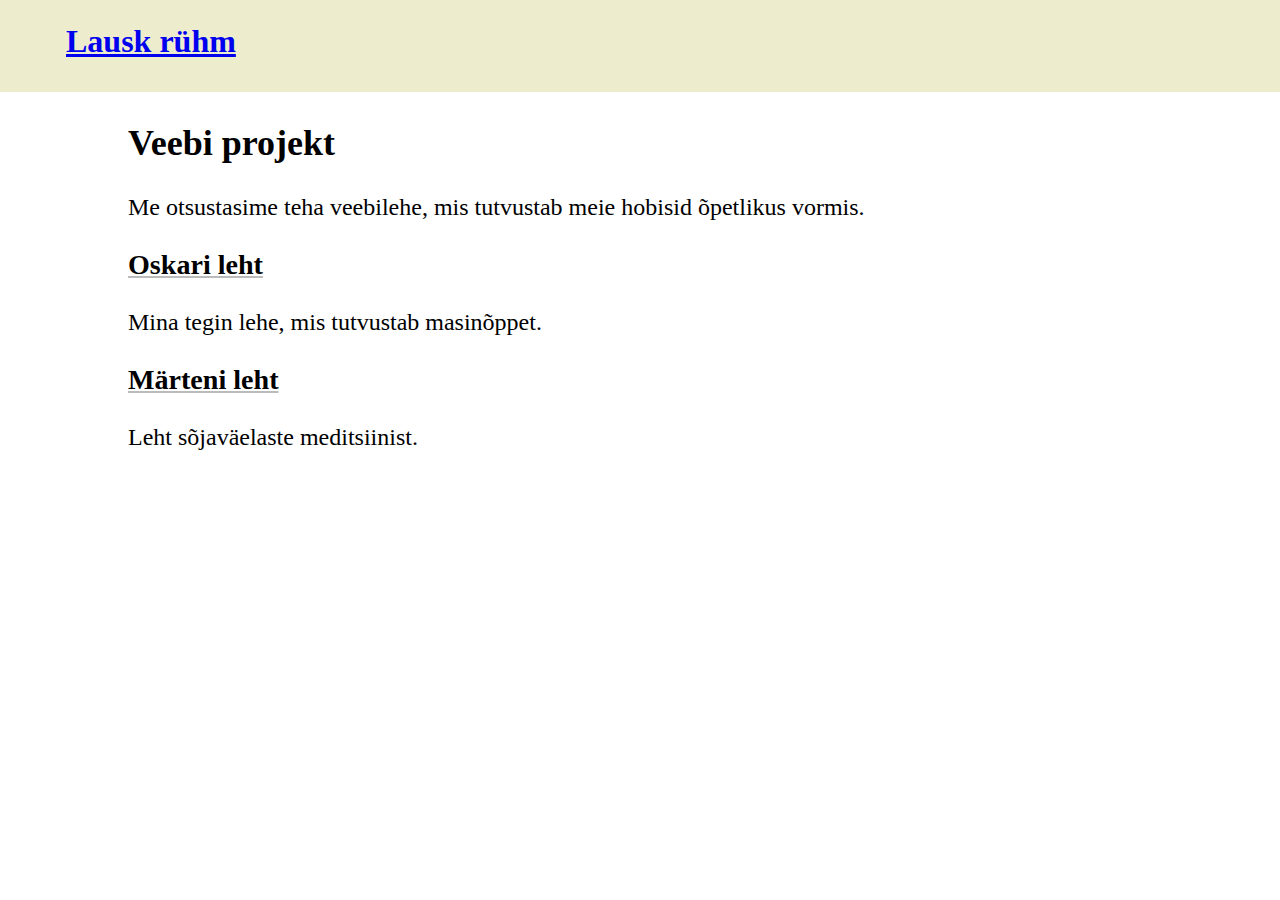
<file: index.html>
<!DOCTYPE html>
<html>
  <head>
    <meta charset="utf-8">
    <link href="style.css" rel="stylesheet">
  </head>
  <body>
    <header>
      <h1>
        <a href="index.html" title="tooltip on siin">
          <b>Lausk rühm</b>
        </a>
      </h1>
    </header>
    <div style="padding-left: 10vw; font-size: 150%;">
      <h2>Veebi projekt</h2>
      <p>Me otsustasime teha veebilehe, mis tutvustab meie hobisid õpetlikus vormis.</p>
      <div>
            <h3><a class="nõrk-link" href="oskar/index.html">Oskari leht</a></h3>
            <p>
                Mina tegin lehe, mis tutvustab masinõppet.
            </p>
      </div>
      <div>
            <h3><a class="nõrk-link" href="märten/index.html">Märteni leht</a></h3>
            <p>
                Leht sõjaväelaste meditsiinist.
            </p>
      </div>
    </div>
  </body>
</html>
</file>
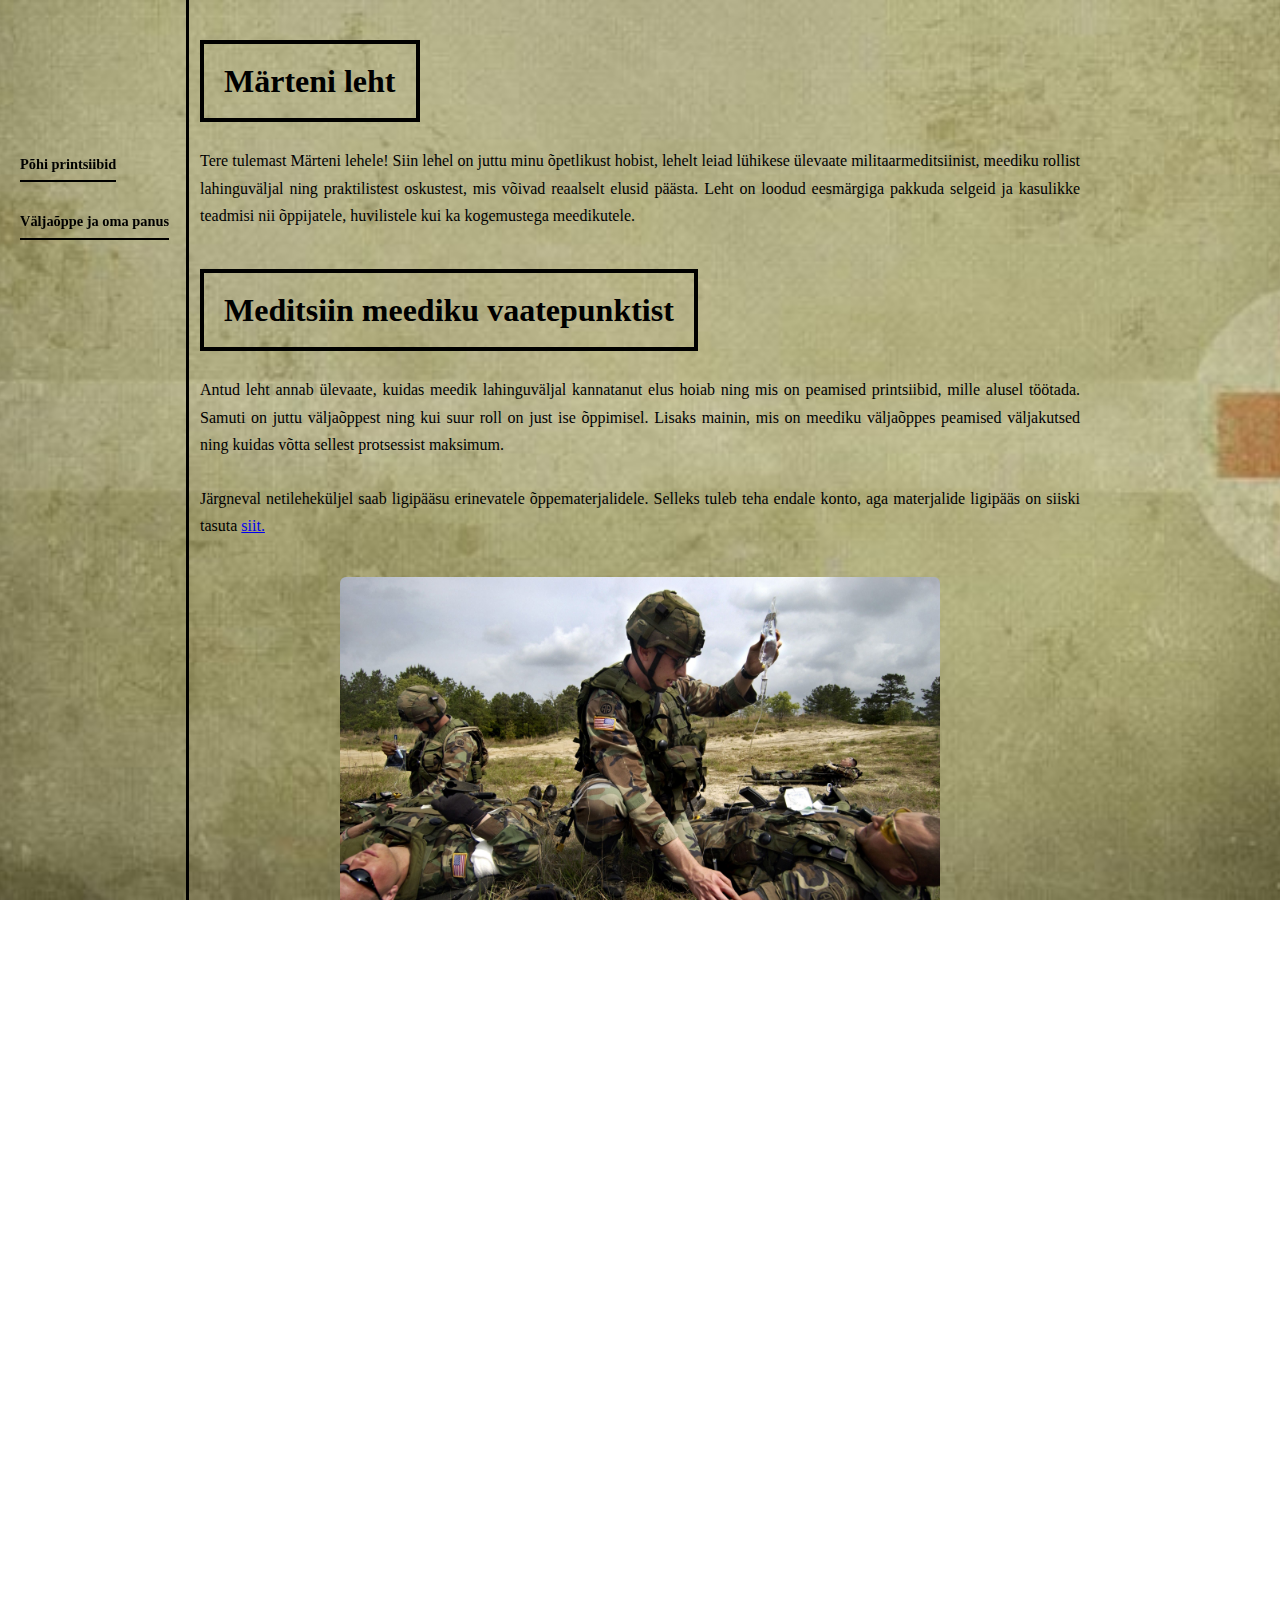
<file: märten/index.html>
<!DOCTYPE html>
<html lang="et">
<head>
  <meta charset="utf-8">
  <title>Meditsiin meediku vaatepunktist</title>
  <link rel="stylesheet" href="style.css">
</head>

<body>

  <header class="page-header">
    <h1>Märteni leht</h1>
  </header>

  <nav class="vertical-bar">
    <ul>
      <li><a href="#printsiibid">Põhi printsiibid</a></li>
      <li><a href="#valjaope">Väljaõppe ja oma panus</a></li>
    </ul>
  </nav>

  
  <div>
    <p>
      Tere tulemast Märteni lehele! Siin lehel on juttu minu õpetlikust hobist, lehelt leiad lühikese ülevaate militaarmeditsiinist, 
      meediku rollist lahinguväljal ning praktilistest oskustest, mis võivad reaalselt elusid päästa. 
      Leht on loodud eesmärgiga pakkuda selgeid ja kasulikke teadmisi nii õppijatele, huvilistele kui ka kogemustega meedikutele.
    </p>
  </div>

  <h1>Meditsiin meediku vaatepunktist</h1>
  <p>
    Antud leht annab ülevaate, kuidas meedik lahinguväljal kannatanut elus hoiab ning mis on peamised printsiibid, mille alusel töötada. Samuti on juttu väljaõppest ning kui suur roll on just ise õppimisel. Lisaks mainin, mis on meediku väljaõppes peamised väljakutsed ning kuidas võtta sellest protsessist maksimum.
  </p>
  <br>

  <p>
    Järgneval netileheküljel saab ligipääsu erinevatele õppematerjalidele. Selleks tuleb teha endale konto, aga materjalide ligipääs on siiski tasuta
    <a href="https://deployedmedicine.com/" target="_blank">siit.</a>
  </p>
  <br>

  <img src="meedik.jpg" alt="Meedik lahinguväljal" class="responsive-img">

 
  <h2 id="printsiibid">Põhi printsiibid</h2>
  <ul>
    <li>
      <strong>Tactical Combat Casualty Care (TCCC)</strong> – algoritm, mille abil anname kannatanule abi. Koosneb kolmest alaliigist:
      <ul>
        <li><b>Care Under Fire/Threat (CUF)</b> – vastasele maha surumine ja esmaste massiivsete verejooksude peatamine.</li>
        <li><b>Tactical Field Care (TFC)</b> – faas, mille jooksul meedik teostab cABCDE või MARCH algoritmi.</li>
        <li><b>Tactical Evacuation Care (TACEVAC)</b> – faas, mille jooksul kannatanu transporditakse kõrgemasse meditsiinipunkti.</li>
      </ul>
    </li>

    <li>
      <strong>MARCH algoritm</strong>
      <ol>
        <li><b>M</b> – Massive bleeding: peatatakse kõik massiivsed verejooksud.</li>
        <li><b>A</b> – Airways: meedik tagab, et kannatanu hingamisteed on avatud.</li>
        <li><b>R</b> – Respiration: tagatakse hingamine ja kopsude töö.</li>
        <li><b>C</b> – Circulation: kontrollitakse pulssi ja sisemisi verejookse.</li>
        <li><b>H</b> – Hypothermia/Head injuries: hinnatakse peavigastusi ja hüpotermiat.</li>
      </ol>
    </li>

    <li>
      <strong>Prioriteetide järgimine</strong>
      <ul>
        <li>Elupäästev tegevus enne mugavust – kõigepealt lahendatakse eluohtlikud vigastused, alles siis ülejäänud.</li>
        <li>Vigastused, mis tõenäoliselt tapavad esimesena (massiivsed verejooksud, hingamispuudulikkus, šokk).</li>
      </ul>
    </li>
  </ul>

 
  <div class="image-row">
    <img src="cuf.jpg" alt="CUF faas" class="responsive-img">
    <img src="tfc.png" alt="TFC faas" class="responsive-img">
    <img src="tacevac.jpg" alt="TACEVAC faas" class="responsive-img">
  </div>

  
  <h2 id="valjaope">Väljaõppe ja oma panus</h2>
  <p>
    Meediku väljaõpe on intensiivne ja nõudlik protsess, mis ühendab sõjalise ettevalmistuse ja meditsiinilised oskused. Combat-meedik peab suutma tegutseda lahinguväljal, kus olukorrad on ettearvamatud, ressursid piiratud ja iga sekund võib olla kriitiline. Meediku töö nõuab pidevat enesetäiendamist ja iseõppimine mängib selles tohutult suurt rolli. Mõned põhjused selleks:
  </p>

  <ol>
    <li>Olukorrad on pidevas muutumises – uued ravivõtted, varustus ja taktikad arenevad kiiresti. Parimad meedikud hoiavad end kursis uute protokollide, uuringute ja praktikatega.</li>
    <li>Reaalsed olukorrad ei ole kunagi “õpiku järgi” – lahinguväljal tuleb kohandada õpitud teadmised tegelikule olukorrale. Iseõppimine – refleksioon, juhtumianalüüs ja teiste kogemuste uurimine – aitab arendada paindlikku mõtlemist.</li>
    <li>
      Vastutus oma valmisoleku eest – meedik peab säilitama oma oskused, füüsilise vormi ja vaimse vastupidavuse ka väljaspool treeninguid. See tähendab pidevat harjutamist, näiteks:
      <ul>
        <li>meditsiiniliste protseduuride drillimine (veenitee rajamine, haavade sidumine, hingamisteede avamine);</li>
        <li>olukordade harjutamine kaasvõitlejatega;</li>
        <li>vaimne treening ja stressijuhtimise harjutused.</li>
      </ul>
    </li>
    <li>Õppimine teiste kogemusest – palju teadmisi tuleb teiste meedikute, veteranide ja instruktorite tagasiside kaudu. Parimad meedikud on just need, kes on uudishimulikud ja võtavad initsiatiivi õppida ka väljaspool ametlikku programmi. Näiteks käivad väga paljud Ukraina meedikud pidamas väga harivaid loenguid.</li>
  </ol>

  <h2>Testi end!</h2>

  <p>Mis tähendab CUF?</p>
  <button onclick="checkAnswer('a', 'result1')">Care During Fire</button>
  <button onclick="checkAnswer('b', 'result1')">Care Under Fire</button>
  <button onclick="checkAnswer('c', 'result1')">Care During Evacuation</button>
  <p id="result1"></p>

  <p>Mis tähistab MARCH algoritmi “R”?</p>
  <button onclick="checkAnswer('a', 'result2')">Respiration</button>
  <button onclick="checkAnswer('b', 'result2')">Rehabilitation</button>
  <button onclick="checkAnswer('c', 'result2')">Recovery</button>
  <p id="result2"></p>

  <p>Mida tehakse MARCH algoritmi etapis “M”?</p>
  <button onclick="checkAnswer('a', 'result3')">Massiivsete verejooksude peatamine</button>
  <button onclick="checkAnswer('b', 'result3')">Hingamisteede avamine</button>
  <button onclick="checkAnswer('c', 'result3')">Šoki vältimine</button>
  <p id="result3"></p>

 
  <script>
    function checkAnswer(ans, id) {
      const res = document.getElementById(id);
      if (
        (id === 'result1' && ans === 'b') ||
        (id === 'result2' && ans === 'a') ||
        (id === 'result3' && ans === 'a')
      ) {
        res.textContent = "Õige vastus!";
        res.style.color = "green";
      } else {
        res.textContent = "Vale vastus, proovi uuesti.";
        res.style.color = "red";
      }
    }
  </script>
  <footer>
    <p>2025</p>
  </footer>
</body>
</html>
</file>
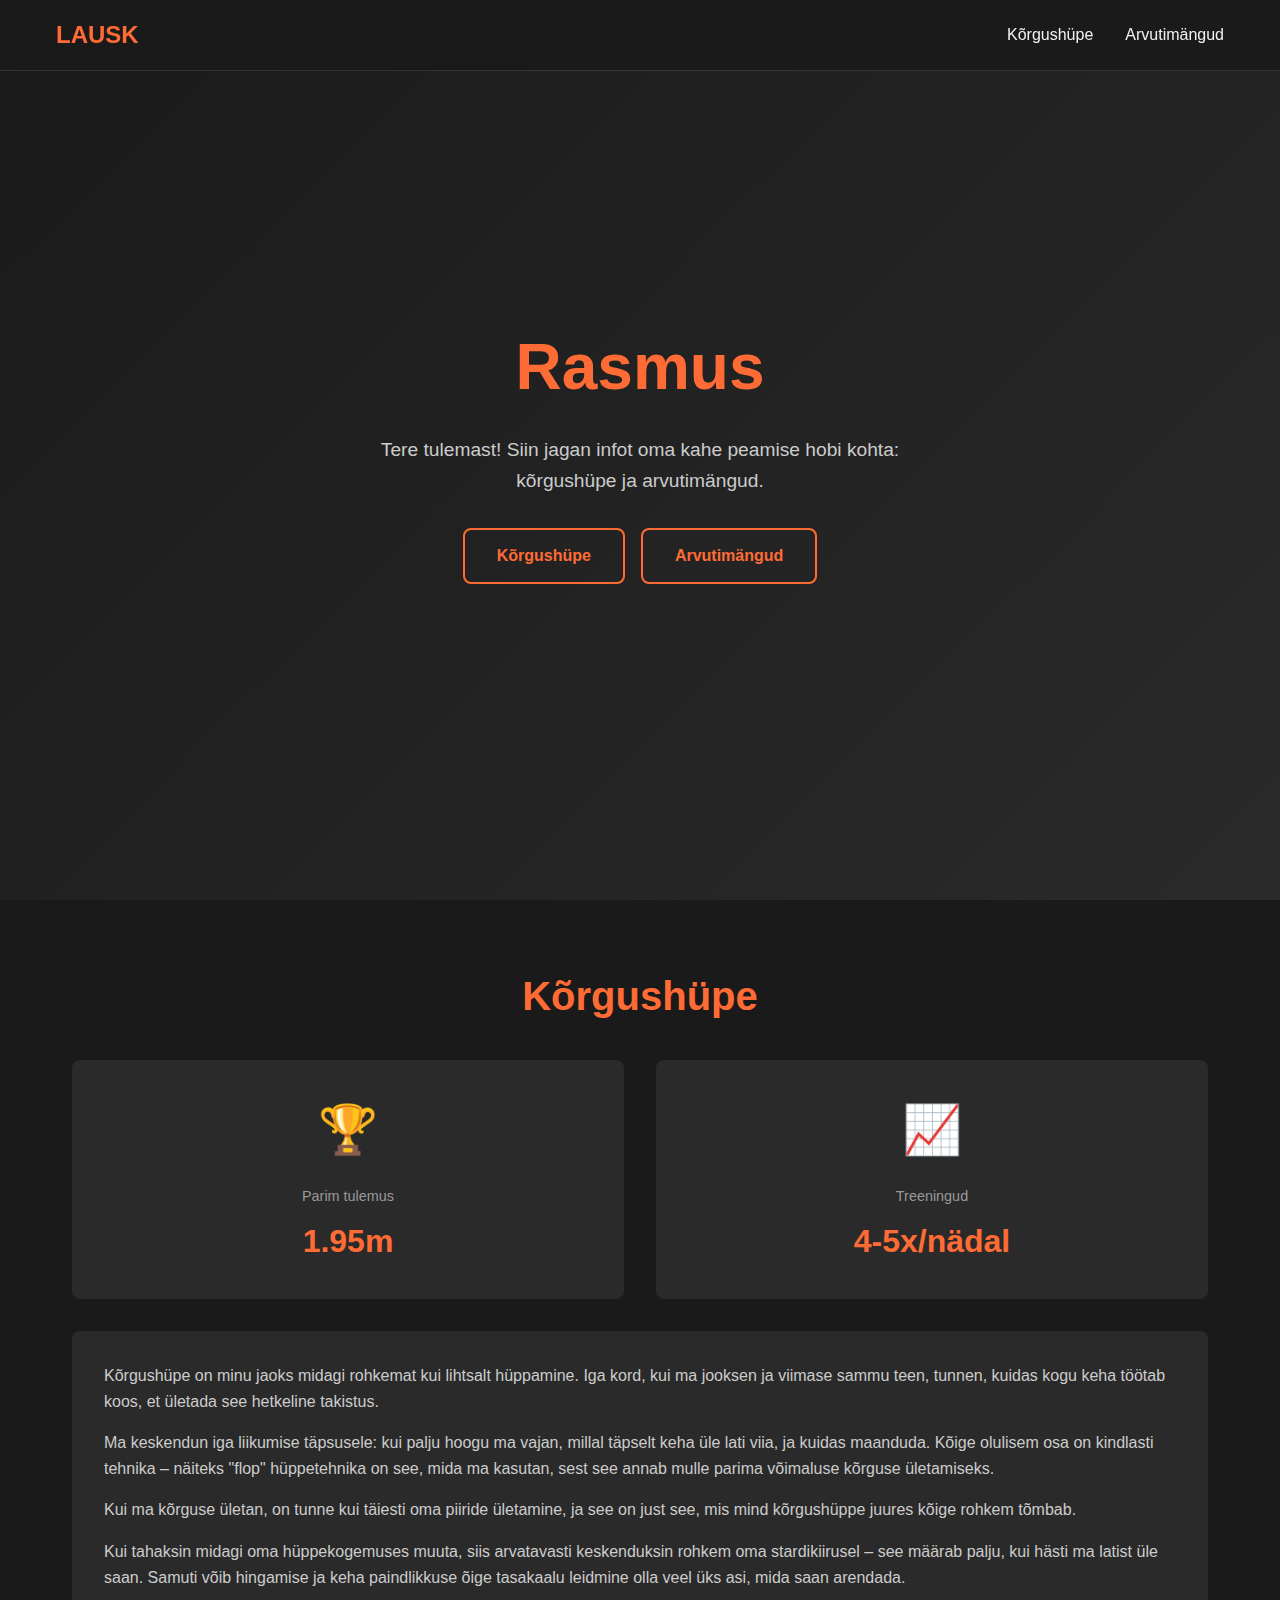
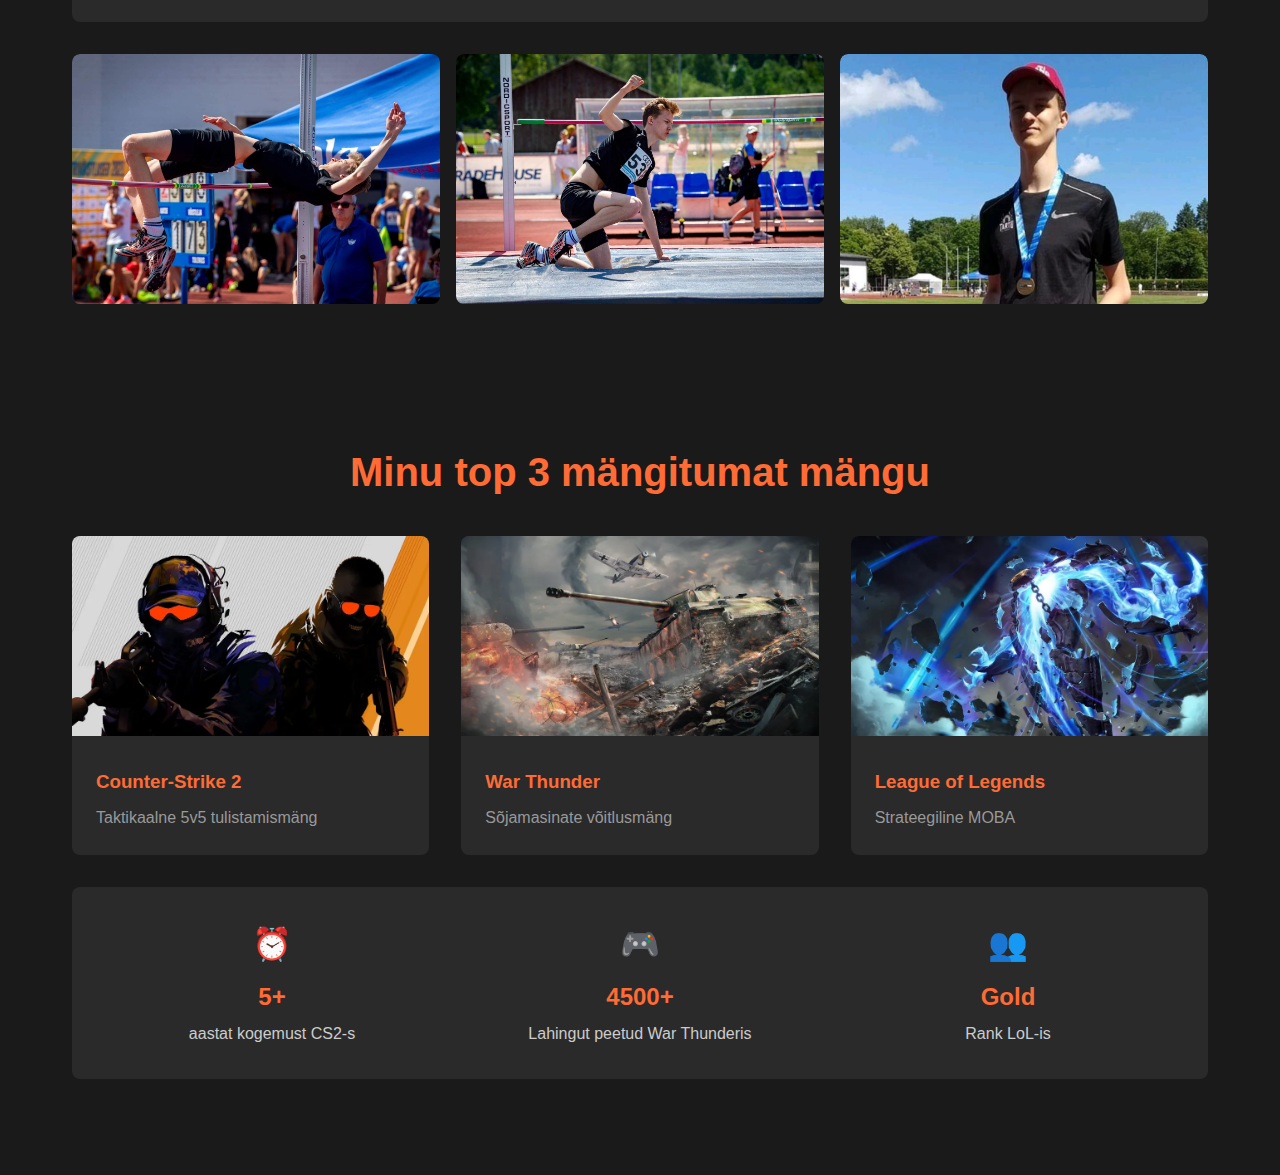
<file: rasmus/index.html>
<!DOCTYPE html>
<html lang="et">
<head>
    <meta charset="UTF-8">
    <meta name="viewport" content="width=device-width, initial-scale=1.0">
    <title>Lausk - Rasmus</title>
    <meta name="description" content="Rasmus isiklik portfoolio - kõrgushüpe ja arvutimängud">
    <link rel="stylesheet" href="styles.css">
</head>
<body>

    <nav id="nav">
        <div class="nav-container">
            <div class="logo">LAUSK</div>
            <ul class="nav-links">
                <li><a href="#korgus">Kõrgushüpe</a></li>
                <li><a href="#gaming">Arvutimängud</a></li>
            </ul>
        </div>
    </nav>

    <section class="hero">
        <h1>Rasmus</h1>
        <p>Tere tulemast! Siin jagan infot oma kahe peamise hobi kohta: kõrgushüpe ja arvutimängud.</p>
        <div class="hero-btns">
            <a href="#korgus" class="btn btn-outline">Kõrgushüpe</a>
            <a href="#gaming" class="btn btn-outline">Arvutimängud</a>
        </div>
    </section>


    <section id="korgus" class="section">
        <h2>Kõrgushüpe</h2>
        
        <div class="stats">
            <div class="stat-card">
                <div class="stat-icon">🏆</div>
                <div class="stat-label">Parim tulemus</div>
                <div class="stat-value">1.95m</div>
            </div>
            <div class="stat-card">
                <div class="stat-icon">📈</div>
                <div class="stat-label">Treeningud</div>
                <div class="stat-value">4-5x/nädal</div>
            </div>
        </div>

        <div class="description">
            <p>Kõrgushüpe on minu jaoks midagi rohkemat kui lihtsalt hüppamine. Iga kord, kui ma jooksen ja viimase sammu teen, tunnen, kuidas kogu keha töötab koos, et ületada see hetkeline takistus.</p>
            
            <p>Ma keskendun iga liikumise täpsusele: kui palju hoogu ma vajan, millal täpselt keha üle lati viia, ja kuidas maanduda. Kõige olulisem osa on kindlasti tehnika – näiteks "flop" hüppetehnika on see, mida ma kasutan, sest see annab mulle parima võimaluse kõrguse ületamiseks.</p>
            
            <p>Kui ma kõrguse ületan, on tunne kui täiesti oma piiride ületamine, ja see on just see, mis mind kõrgushüppe juures kõige rohkem tõmbab.</p>
            
            <p>Kui tahaksin midagi oma hüppekogemuses muuta, siis arvatavasti keskenduksin rohkem oma stardikiirusel – see määrab palju, kui hästi ma latist üle saan. Samuti võib hingamise ja keha paindlikkuse õige tasakaalu leidmine olla veel üks asi, mida saan arendada.</p>
        </div>

        <div class="gallery">
            <div class="gallery-item">
                <img src="pildid/kõrgus1.jpg" alt="Kõrgushüpe võistlusel">
                <div class="gallery-overlay">
                    <span>Võistlusel</span>
                </div>
            </div>
            <div class="gallery-item">
                <img src="pildid/kõrgus2.jpg" alt="Kõrgushüpe treening">
                <div class="gallery-overlay">
                    <span>Peale võiduhüpet</span>
                </div>
            </div>
            <div class="gallery-item">
                <img src="pildid/auhinnaga.png" alt="Kõrgushüpe tehnika">
                <div class="gallery-overlay">
                    <span>Uhkelt võidukas</span>
                </div>
            </div>
        </div>
    </section>

    <section id="gaming" class="section">
        <h2>Minu top 3 mängitumat mängu</h2>
        
        <div class="games">
            <div class="game-card" data-game="cs2">
                <img src="pildid/cs2.png" alt="Counter-Strike 2">
                <div class="game-info">
                    <h3>Counter-Strike 2</h3>
                    <p>Taktikaalne 5v5 tulistamismäng</p>
                </div>
            </div>
            
            <div class="game-card" data-game="wt">
                <img src="pildid/wt.png" alt="War Thunder">
                <div class="game-info">
                    <h3>War Thunder</h3>
                    <p>Sõjamasinate võitlusmäng</p>
                </div>
            </div>
            
            <div class="game-card" data-game="lol">
                <img src="pildid/Xerath.png" alt="League of Legends">
                <div class="game-info">
                    <h3>League of Legends</h3>
                    <p>Strateegiline MOBA</p>
                </div>
            </div>
        </div>

        <div id="game-description" class="game-description" style="display: none;">
            <div id="game-description-content"></div>
        </div>

        <div class="gaming-stats">
            <div class="gaming-stat-item">
                <div class="stat-emoji">⏰</div>
                <div class="stat-number">5+</div>
                <div class="stat-text">aastat kogemust CS2-s</div>
            </div>
            <div class="gaming-stat-item">
                <div class="stat-emoji">🎮</div>
                <div class="stat-number">4500+</div>
                <div class="stat-text">Lahingut peetud War Thunderis</div>
            </div>
            <div class="gaming-stat-item">
                <div class="stat-emoji">👥</div>
                <div class="stat-number">Gold</div>
                <div class="stat-text">Rank LoL-is</div>
            </div>
        </div>
    </section>

    <script src="script.js"></script>
</body>
</html>
</file>
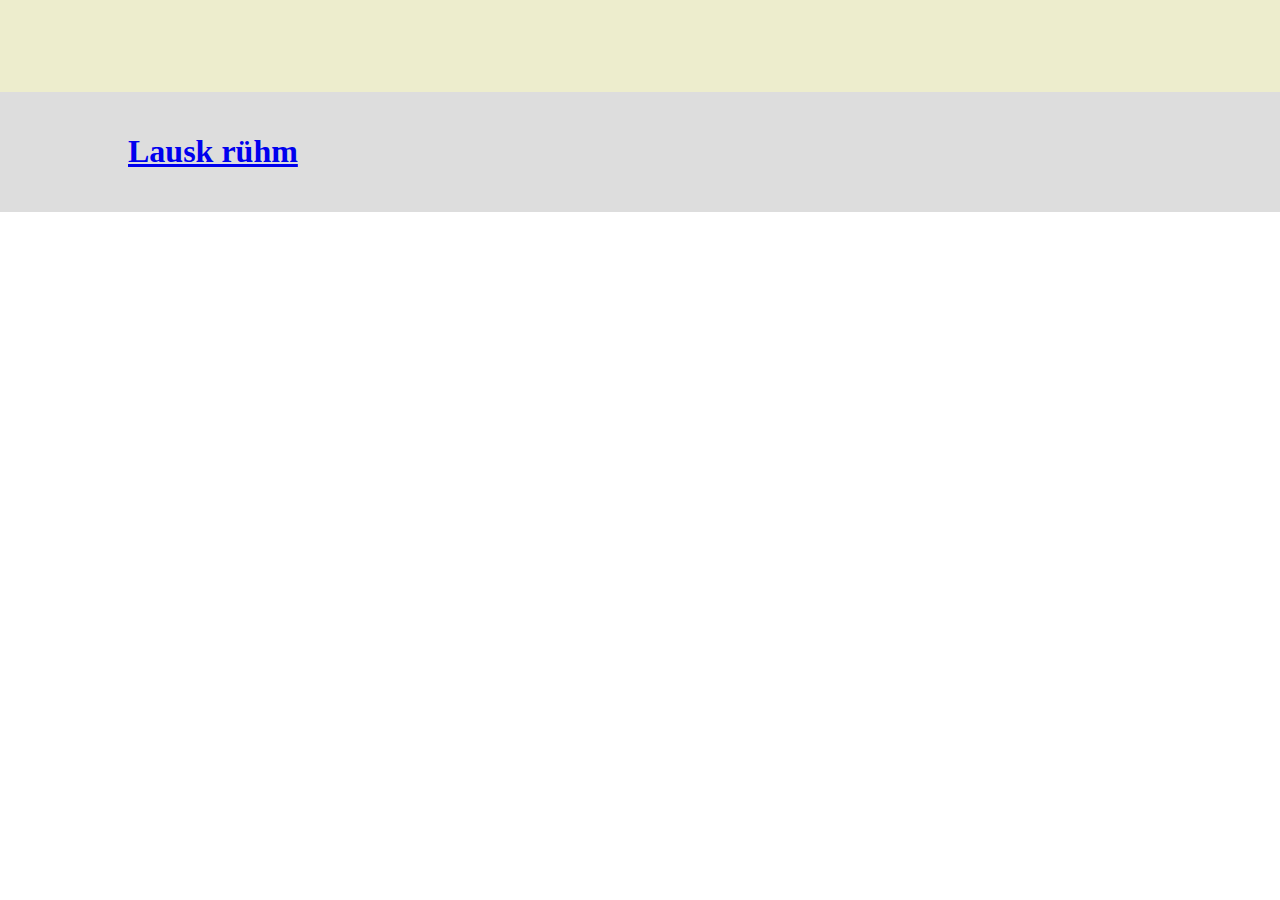
<file: baas.html>
<!DOCTYPE html>
<html>
  <header>
    <meta charset="utf-8">
    <link href="style.css" rel="stylesheet">
    <link href="https://cdn.jsdelivr.net/npm/bootstrap@5.3.8/dist/css/bootstrap.min.css" rel="stylesheet" integrity="sha384-sRIl4kxILFvY47J16cr9ZwB07vP4J8+LH7qKQnuqkuIAvNWLzeN8tE5YBujZqJLB" crossorigin="anonymous">
  </header>
  <body>
    <div style="background-color: #ddd; width: 100vw; padding:20px; padding-left: 10vw;">
      <h1>
        <a class="värvita-link" href="index.html" title="tooltip on siin">
          <b>Lausk rühm</b>
        </a>
      </h1>
    </div>
    <div style="padding-left: 10vw; font-size: 150%;">

      <!-- siia käib põhiline lehe osa-->

    </div>
  </body>
</html>
</file>
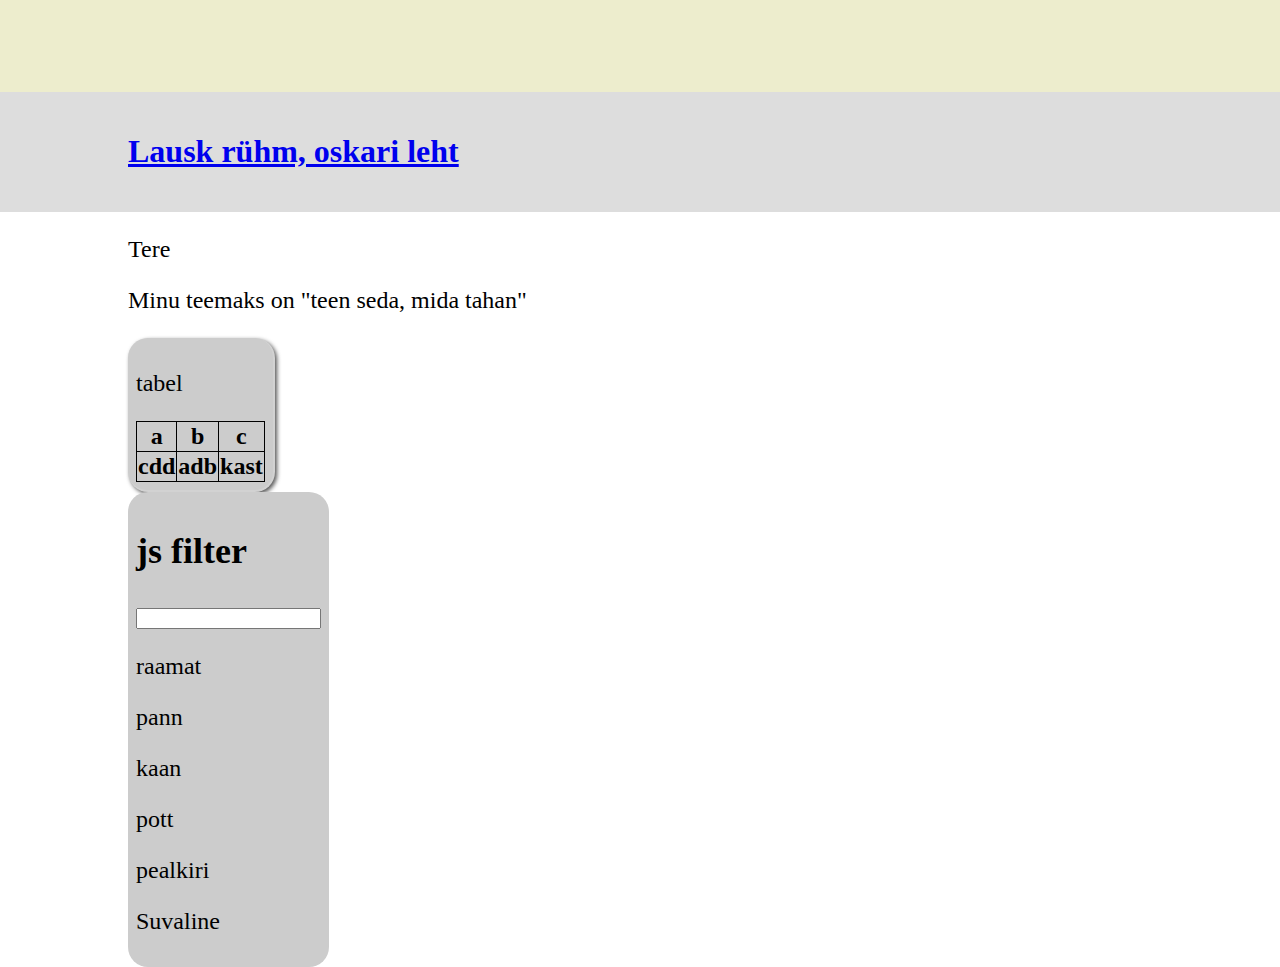
<file: oskar.html>
<!DOCTYPE html>
<html>
    <header>
    <meta charset="utf-8">
    <link href="style.css" rel="stylesheet">
    <link href="https://cdn.jsdelivr.net/npm/bootstrap@5.3.8/dist/css/bootstrap.min.css" rel="stylesheet" integrity="sha384-sRIl4kxILFvY47J16cr9ZwB07vP4J8+LH7qKQnuqkuIAvNWLzeN8tE5YBujZqJLB" crossorigin="anonymous">
  </header>
  <body>
    <div style="background-color: #ddd; width: 100vw; padding:20px; padding-left: 10vw;">
        <a href="index.html" class="värvita-link">
            <h1><b>Lausk rühm, oskari leht</b></h1>
        </a>
    </div>
    <div style="padding-left: 10vw; font-size: 150%;">
      <p>Tere</p>
      <p>Minu teemaks on "teen seda, mida tahan"</p>
      <div class="kast vari">
        <p>tabel</p>
        <table>
            <tr>
                <th>
                    a
                </th>
                <th>
                    b
                </th>
                <th>
                    c
                </th>
            </tr>
            <tr>
                <th>cdd</th>
                <th>adb</th>
                <th>kast</th>
            </tr>
        </table>
      </div>
      <div class="kast">
        <h2>js filter</h2>
        <input type="text" id="filter-väli">
        <div id="filter">
            <p>raamat</p>
            <p>pann</p>
            <p>kaan</p>
            <p>pott</p>
            <p>pealkiri</p>
            <p>Suvaline</p>
        </div>
        <script>
            const tabel = document.getElementById("filter");
            const read = tabel.querySelectorAll("p");
            const väli = document.getElementById("filter-väli");
            väli.addEventListener("input", () => {
                let text = väli.value;
                read.forEach(rida => {
                    rida.style.display = (rida.textContent.indexOf(text) != -1) ? "" : "none";
                    console.log((rida.textContent.indexOf(text) != -1))
                })
            });
        </script>
      </div>
    </div>
  </body>
</html>
</file>
<file: style.css>
/* 
Ühine fail stiili jaoks 
Kõik stiili peaks siin kirjeldama
*/

:root {
    --text-color: #000;
}

.mitte-link {
    color:var(--text-color);
    text-decoration: none;
}

.nõrk-link {
    color: var(--text-color);
    text-decoration: underline;
    text-decoration-color: #0004;
}

.vari {
    box-shadow: 2px 2px 4px #000a;
    border-right: solid 2px #fff2;
    border-bottom: solid 2px #fff2;
}   

.kast {
    background-color: #ccc;
    padding: 8px;
    border-radius: 20px;
    width: fit-content;
}

header {
    background: #ededcd;
    margin:0 !important;
    padding:1px;
    height:90px;
}

header h1 {
    padding:1px;
    margin-left: 5vw;
}

body, div {
    padding: 0;
    margin:0;
}

table tr th {
    border: solid 1px #000;
}
table {
    border-collapse: collapse;
}
</file>
<file: märten/style.css>
.vertical-bar {
  position: fixed;            
  top: 0;
  left: 0;
  height: 100%;                  
  width: 5cm;                    
  border-right: 3px solid #000;  
  background: transparent;       
  display: flex;
  flex-direction: column;        
  align-items: flex-start;
  padding-top: 150px;            
  padding-left: 20px;
  box-sizing: border-box;
  z-index: 10;   
}


.vertical-bar ul {
  list-style: none;
  margin: 0;
  padding: 0;
}

.vertical-bar li {
  margin-bottom: 25px;
}

.vertical-bar a {
  text-decoration: none;
  color: #000;
  font-weight: bold;
  font-size: 0.9em;
  display: inline-block;
  border-bottom: 2px solid #000;   
  padding-bottom: 4px;
  transition: all 0.2s ease;
}

.vertical-bar a:hover {
  text-decoration: underline;
  border-bottom: 3px solid #000;   
  text-decoration: none;
}


html, body {
      height: 100%;
      margin: 0;
      overflow-y: scroll;
      background: url("taust.jpg") center / cover no-repeat fixed;
      font-family: "Times New Roman", Times, serif;
      line-height: 1.7;
    }
    
     p, ul, ol, h1, h2 {
    text-align: justify;
    margin: 0 200px;
     }
     ul ul, ol ul, ul ol, ol ol {
  margin-left: 0.3cm;   
  text-align: left;   
}
     h1 {
  border: 4px solid #000;       
  padding: 10px 20px;           
  margin-top: 40px;
  margin-bottom: 25px;
  display: inline-block;         
}

h2 {
  border: 3px solid #000;       
  padding: 8px 16px;
  margin-top: 40px;
  margin-bottom: 20px;
  text-align: left;
  display: inline-block;
}

footer {
  background-color: rgba(255, 255, 255, 0.8);
  text-align: center;
  padding: 15px 0;
  border-top: 3px solid #000;
  margin-top: 40px;
}

footer p {
  margin: 0;
  text-align: center;
}

.responsive-img {
  width: 100%;          
  height: auto;         
  max-width: 600px;    
  display: block;
  margin: 10px auto;
  border-radius: 6px;
}

.image-row {
  display: flex;
  justify-content: center;   
  align-items: flex-start;
  flex-wrap: wrap;           
  gap: 25px;                 
  margin-left: 5cm;          
  margin-right: 2cm;         
}

.image-row img {
  flex: 0 1 320px;           
  max-width: 320px;          
  width: 100%;              
  height: auto;
  border-radius: 6px;
  display: block;
}

h3 {
  text-align: center;
  margin-top: 40px;
}

button {
  background-color: #000;
  color: white;
  border: none;
  border-radius: 6px;
  padding: 8px 14px;
  margin: 5px;
  cursor: pointer;
  transition: background-color 0.2s ease;
  font-family: "Times New Roman", Times, serif;
}

button:hover {
  background-color: #333;
}

#result {
  font-weight: bold;
  text-align: center;
  margin-top: 10px;
}

#result, button {
  display: block;
  margin-left: auto;
  margin-right: auto;
  text-align: center;
}
</file>
<file: rasmus/styles.css>
* {
  margin: 0;
  padding: 0;
  box-sizing: border-box;
}

body {
  font-family: Arial, sans-serif;
  background: #1a1a1a;
  color: #f0f0f0;
  line-height: 1.6;
}

nav {
  position: fixed;
  top: 0;
  width: 100%;
  background: rgba(26, 26, 26, 0.95);
  border-bottom: 1px solid #333;
  z-index: 100;
  transition: transform 0.3s;
}

nav.hidden { transform: translateY(-100%); }

.nav-container {
  max-width: 1200px;
  margin: 0 auto;
  padding: 1rem;
  display: flex;
  justify-content: space-between;
  align-items: center;
}

.logo {
  font-size: 1.5rem;
  font-weight: bold;
  color: #ff6b35;
}

.nav-links {
  display: flex;
  gap: 2rem;
  list-style: none;
}

.nav-links a {
  color: #f0f0f0;
  text-decoration: none;
}

.nav-links a:hover { color: #ff6b35; }

.hero {
  min-height: 100vh;
  display: flex;
  flex-direction: column;
  align-items: center;
  justify-content: center;
  text-align: center;
  padding: 2rem;
  background: linear-gradient(135deg, #1a1a1a, #2a2a2a);
}

.hero h1 {
  font-size: 4rem;
  color: #ff6b35;
  margin-bottom: 1rem;
}

.hero p {
  font-size: 1.2rem;
  color: #ccc;
  margin-bottom: 2rem;
  max-width: 600px;
}

.hero-btns {
  display: flex;
  gap: 1rem;
}

.btn {
  padding: 0.8rem 2rem;
  border-radius: 8px;
  text-decoration: none;
  font-weight: bold;
}

.btn-primary {
  background: #ff6b35;
  color: #fff;
}

.btn-primary:hover { background: #ff8555; }

.btn-outline {
  background: transparent;
  color: #ff6b35;
  border: 2px solid #ff6b35;
}

.btn-outline:hover {
  background: #ff6b35;
  color: #fff;
}

.section {
  max-width: 1200px;
  margin: 0 auto;
  padding: 4rem 2rem;
}

.section h2 {
  font-size: 2.5rem;
  text-align: center;
  color: #ff6b35;
  margin-bottom: 2rem;
}

.stats {
  display: flex;
  gap: 2rem;
  margin-bottom: 2rem;
}

.stat-card {
  flex: 1;
  background: #2a2a2a;
  padding: 2rem;
  border-radius: 8px;
  text-align: center;
}

.stat-icon {
  font-size: 3rem;
  margin-bottom: 1rem;
}

.stat-label {
  color: #999;
  font-size: 0.9rem;
  margin-bottom: 0.5rem;
}

.stat-value {
  font-size: 2rem;
  font-weight: bold;
  color: #ff6b35;
}

.description, .game-description, .gaming-stats {
  background: #2a2a2a;
  padding: 2rem;
  border-radius: 8px;
  margin-bottom: 2rem;
}

.description p, .game-description p {
  color: #ccc;
  margin-bottom: 1rem;
}

.description p:last-child, .game-description p:last-child { margin-bottom: 0; }

.game-description {
  margin-top: 2rem;
  margin-bottom: 0;
  animation: fadeIn 0.3s;
}

.game-description p { line-height: 1.8; }

.gallery, .games {
  display: grid;
  grid-template-columns: repeat(3, 1fr);
  gap: 1rem;
}

.games { gap: 2rem; }

.gallery-item {
  position: relative;
  overflow: hidden;
  border-radius: 8px;
  cursor: pointer;
}

.gallery img {
  width: 100%;
  height: 250px;
  object-fit: cover;
  border-radius: 8px;
  transition: transform 0.3s ease;
}

.gallery-item:hover img { transform: scale(1.05); }

.gallery-overlay {
  position: absolute;
  inset: 0;
  background: rgba(0, 0, 0, 0.7);
  display: flex;
  align-items: center;
  justify-content: center;
  opacity: 0;
  transition: opacity 0.3s ease;
  border-radius: 8px;
}

.gallery-item:hover .gallery-overlay { opacity: 1; }

.gallery-overlay span {
  color: #fff;
  font-size: 1.2rem;
  font-weight: bold;
  text-align: center;
  padding: 1rem;
}

.game-card {
  background: #2a2a2a;
  border-radius: 8px;
  overflow: hidden;
  cursor: pointer;
  transition: transform 0.2s, box-shadow 0.2s;
}

.game-card:hover {
  transform: translateY(-4px);
  box-shadow: 0 4px 12px rgba(255, 107, 53, 0.3);
}

.game-card.active { box-shadow: 0 0 0 3px #ff6b35; }

.game-card img {
  width: 100%;
  height: 200px;
  object-fit: cover;
}

.game-info {
  padding: 1.5rem;
}

.game-info h3 {
  color: #ff6b35;
  margin-bottom: 0.5rem;
}

.game-info p { color: #999; }

.gaming-stats {
  display: flex;
  gap: 2rem;
  margin-top: 2rem;
}

.gaming-stat-item {
  flex: 1;
  text-align: center;
  color: #ccc;
  display: flex;
  flex-direction: column;
  align-items: center;
}

.stat-emoji {
  font-size: 2rem;
  margin-bottom: 0.5rem;
}

.stat-number {
  color: #ff6b35;
  font-weight: bold;
  font-size: 1.5rem;
  margin-bottom: 0.3rem;
}

.stat-text { color: #ccc; }

@keyframes fadeIn {
  from {
    opacity: 0;
    transform: translateY(-10px);
  }
  to {
    opacity: 1;
    transform: translateY(0);
  }
}
</file>
